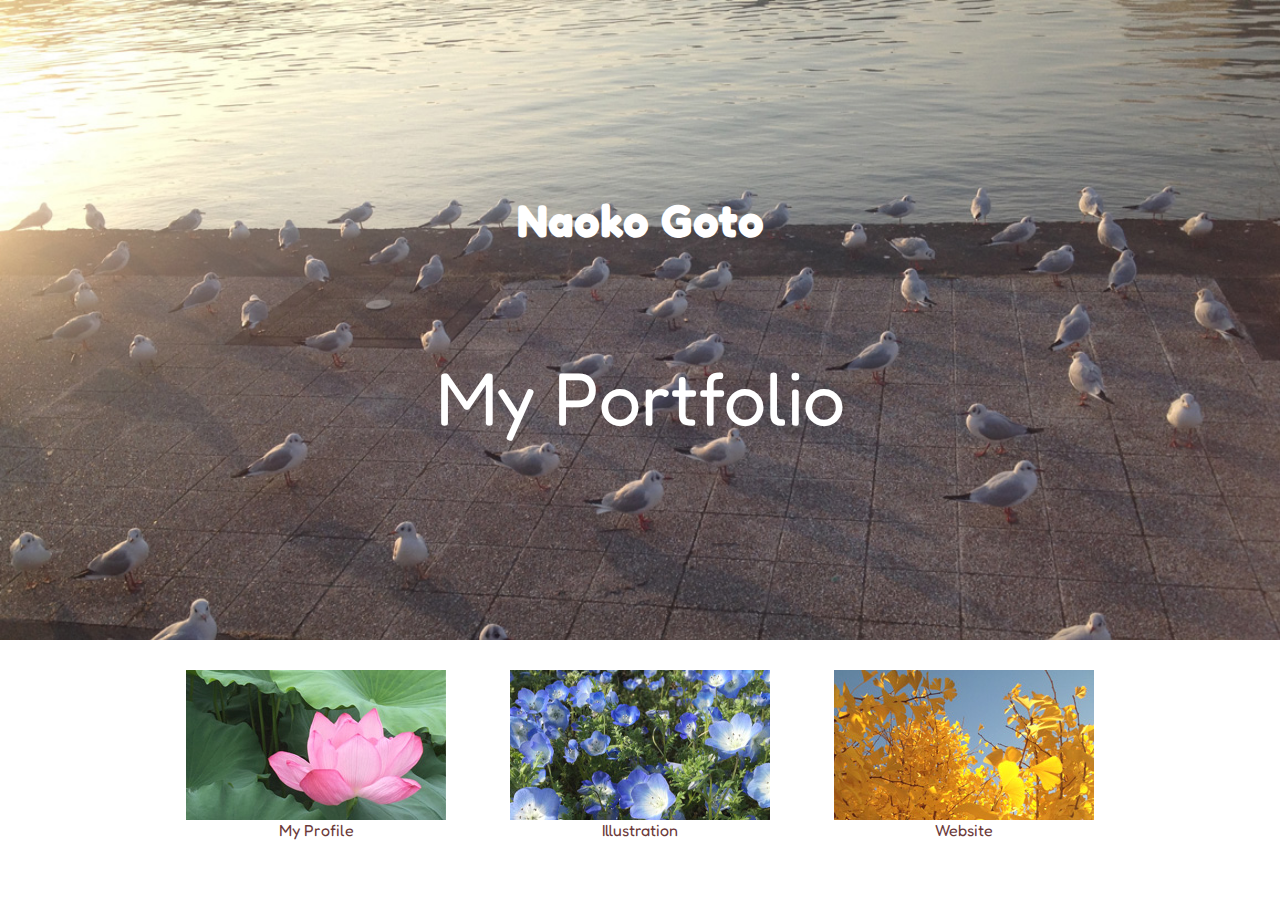
<file: index.html>
<!doctype html>
<html>
<head>
<meta charset="utf-8">
<meta name="viewport" content="width=device-width,initial-scale=1">
<link href="https://fonts.googleapis.com/css?family=Fredoka+One" rel="stylesheet">
<link href="css/portfolio.css" rel="stylesheet">
    
<title>My Portfolio</title>
 
<script src="js/jquery-3.2.1.min.js"></script>
<script src="js/jquery.fademover.js"></script>
<script>
$(function(){
	$('body').fadeMover();
});
</script>
    
    
</head>
    
<body id="top">
    
<div class="main">
    <div class="title">
    <h1>Naoko Goto</h1>
    <p>My Portfolio</p>
    </div>
</div>
    
<div class="menu">
    <div class="pro">
    <a href="pro.html">profile</a>
        <p>My Profile</p>
    </div>
    
    <div class="ill">
    <a href="ill.html">illust</a>
        <p>Illustration</p>
    </div>
    
    <div class="web">
    <a href="web.html">website</a>
        <p>Website</p>
    </div>
</div>
    
</body>
</file>
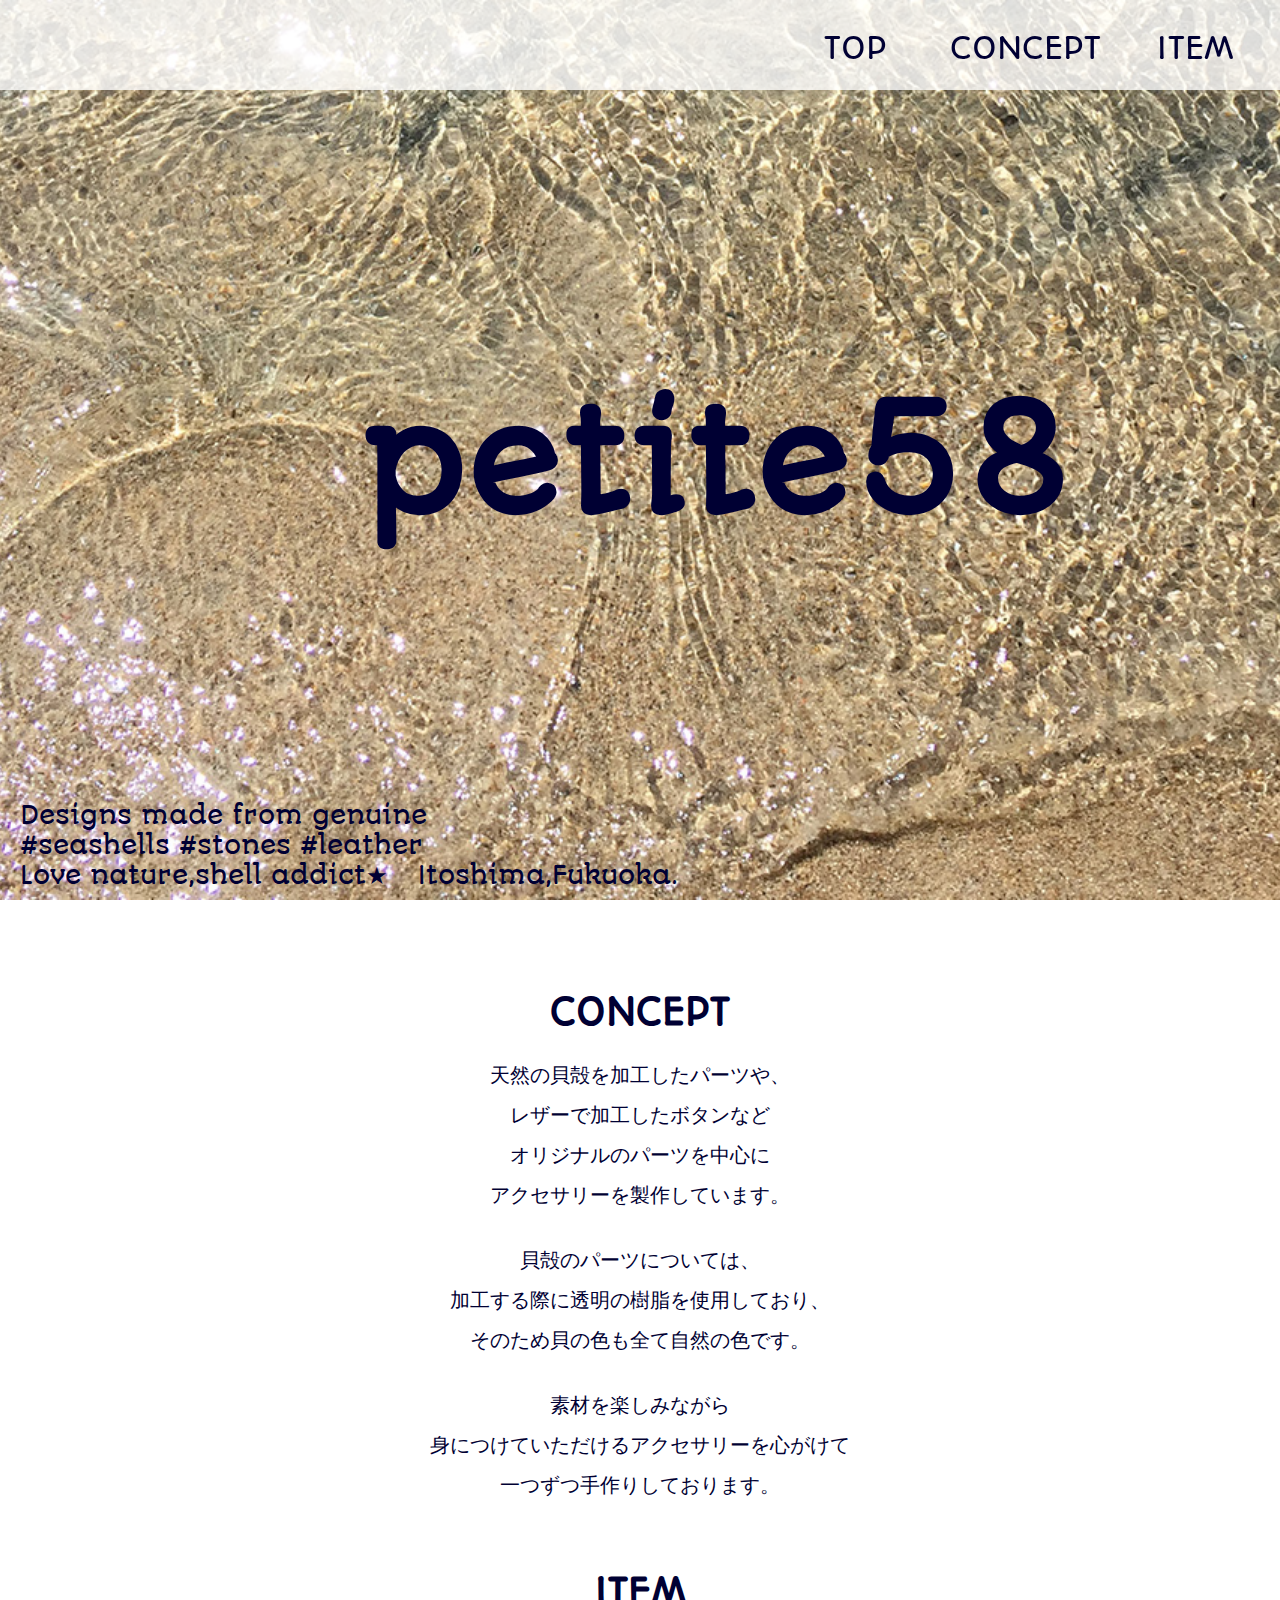
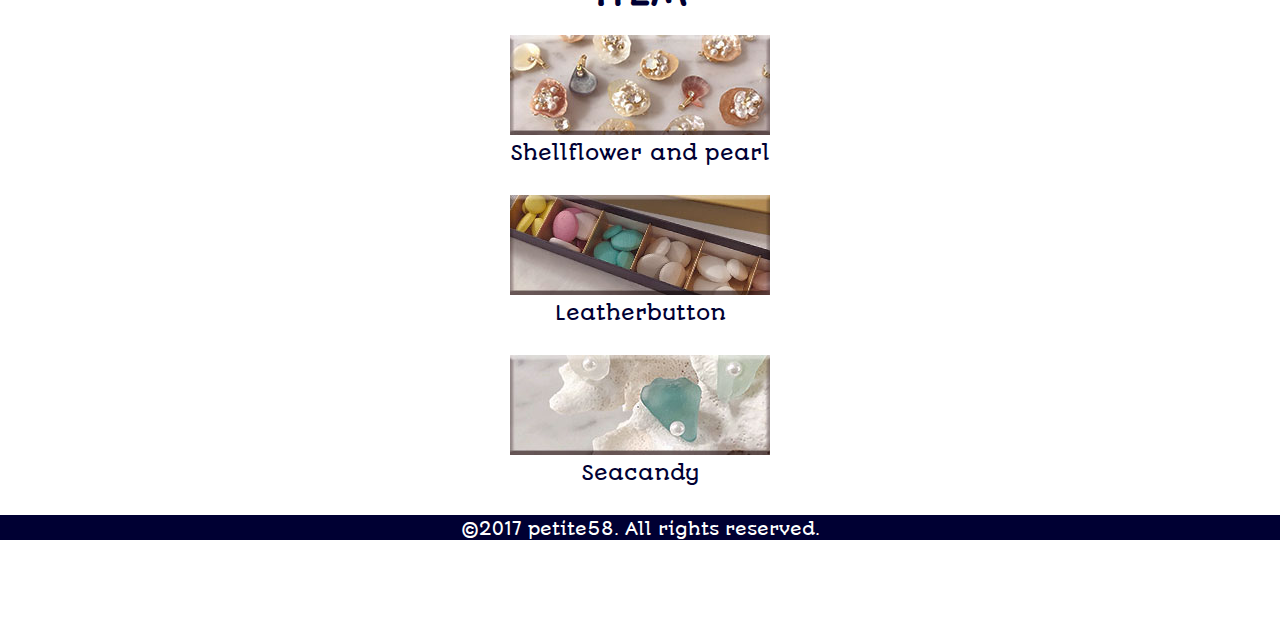
<file: petite58/index.html>
<!doctype html>
<html>
<head>
<meta charset="utf-8">

<link href="https://fonts.googleapis.com/css?family=Autour+One" rel="stylesheet">
<link href="css/style.css" rel="stylesheet">
<meta name="viewport" content="width=device-width">

<title>petite58</title>
</head>

<body>

<header id="header">
<nav>
<ul>
    <li><a href="#item">ITEM</a></li>
    <li><a href="#concept">CONCEPT</a></li>
    <li><a href="#contents">TOP</a></li>
</ul>
</nav>
</header>

<article id="contents">
    
    <div class="top">
    	<div class="logo">
    	<h1>petite58</h1>
    	</div>
    	<div class="itoshima">
        <p>Designs made from genuine</p>
    	<p>#seashells #stones #leather</p>
    	<p>Love nature,shell addict★&nbsp;&nbsp;
        Itoshima,Fukuoka.</p>
        </div>
    </div>

    <div class="concept">
	<h2><a id="concept">CONCEPT</a></h2>
    <p>天然の貝殻を加工したパーツや、<br>
    レザーで加工したボタンなど<br>
    オリジナルのパーツを中心に<br>
    アクセサリーを製作しています。</p>
    <p>貝殻のパーツについては、<br>
    加工する際に透明の樹脂を使用しており、<br>
    そのため貝の色も全て自然の色です。</p>
    <p>素材を楽しみながら<br>
    身につけていただけるアクセサリーを心がけて<br>
    一つずつ手作りしております。</p>

    <h2><a id="item">ITEM</a></h2>
    <figure><a href="shell.html"><img src="images/shellflower.jpg"></a>
    <figcaption>Shellflower and pearl</figcaption></figure>
    <figure><a href="button.html"><img src="images/leather.jpg"></a>
    <figcaption>Leatherbutton</figcaption></figure>
    <figure><a href="sea.html"><img src="images/seacandy.jpg"></a>
    <figcaption>Seacandy</figcaption></figure>
    </div>
    
</article>    

    <footer>
    <small>&copy;2017 petite58. All rights reserved.</small>
    </footer>
    
</body>

</html>
</file>
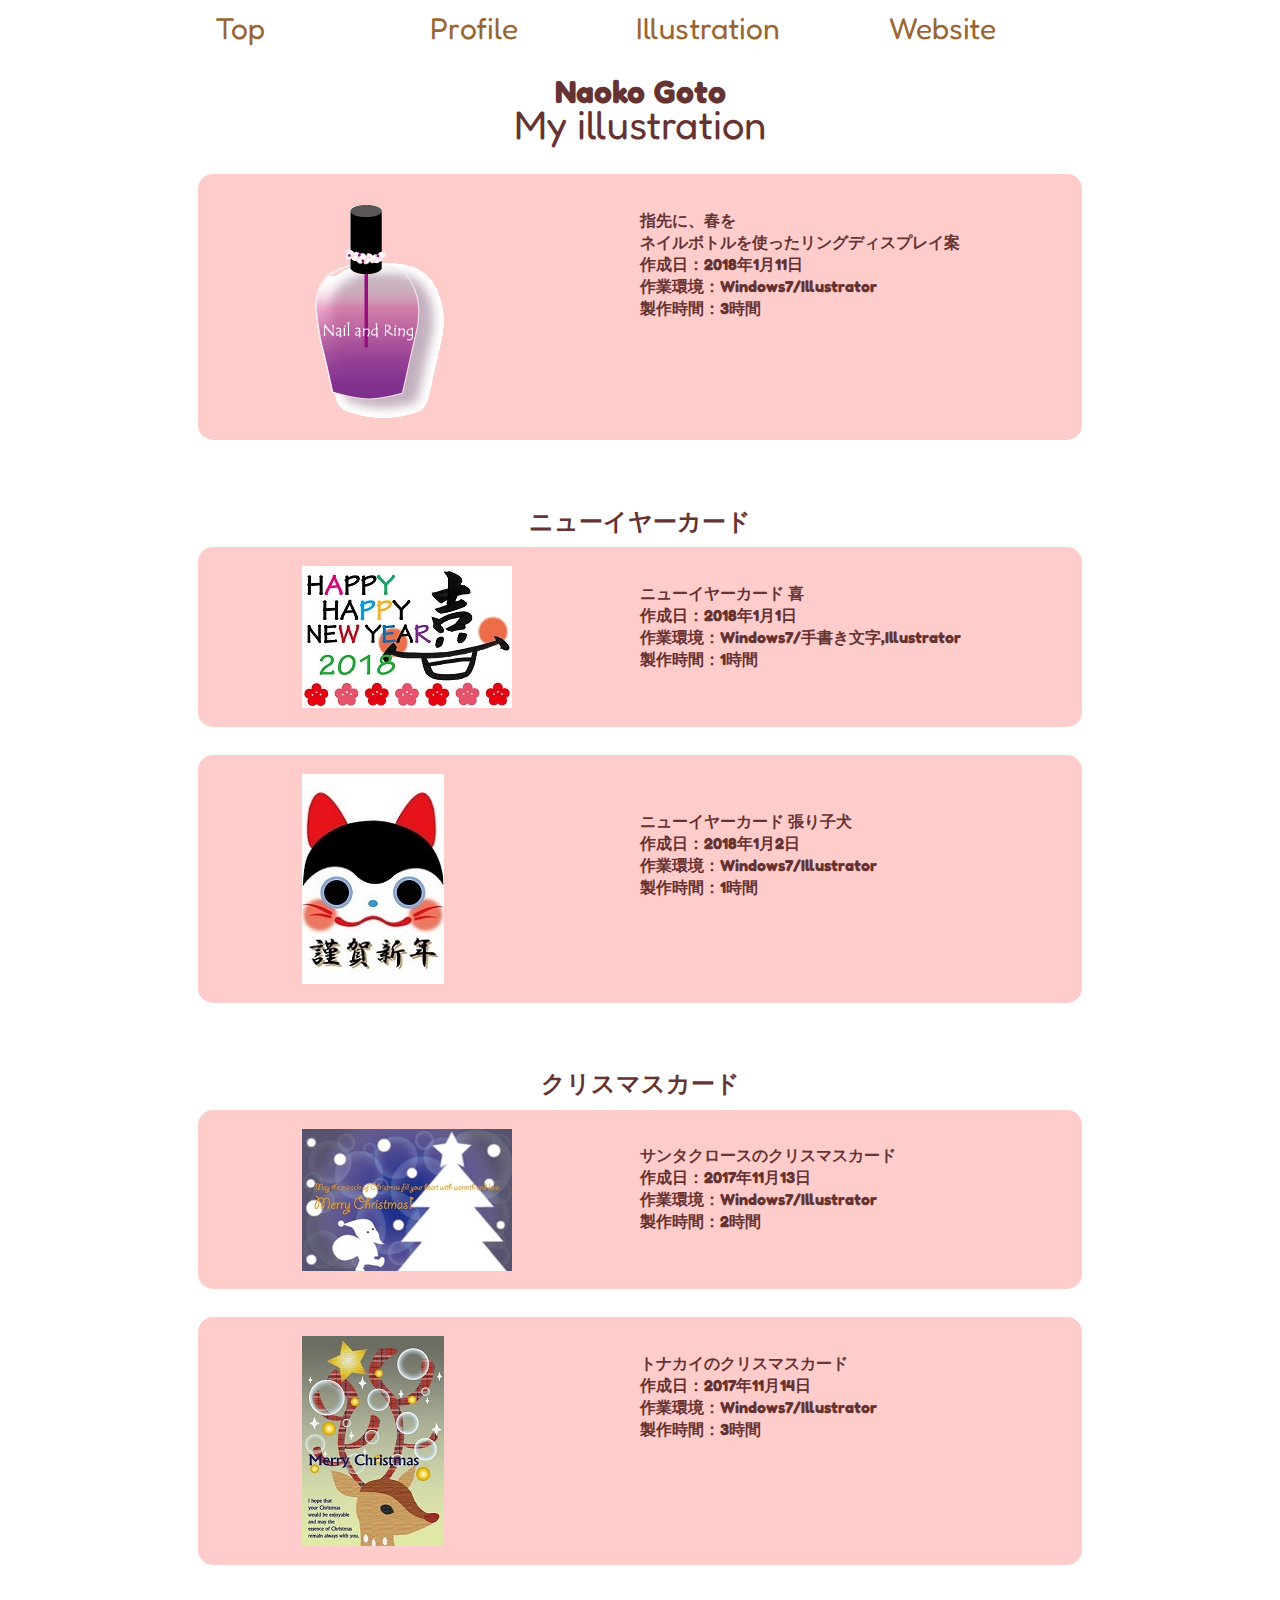
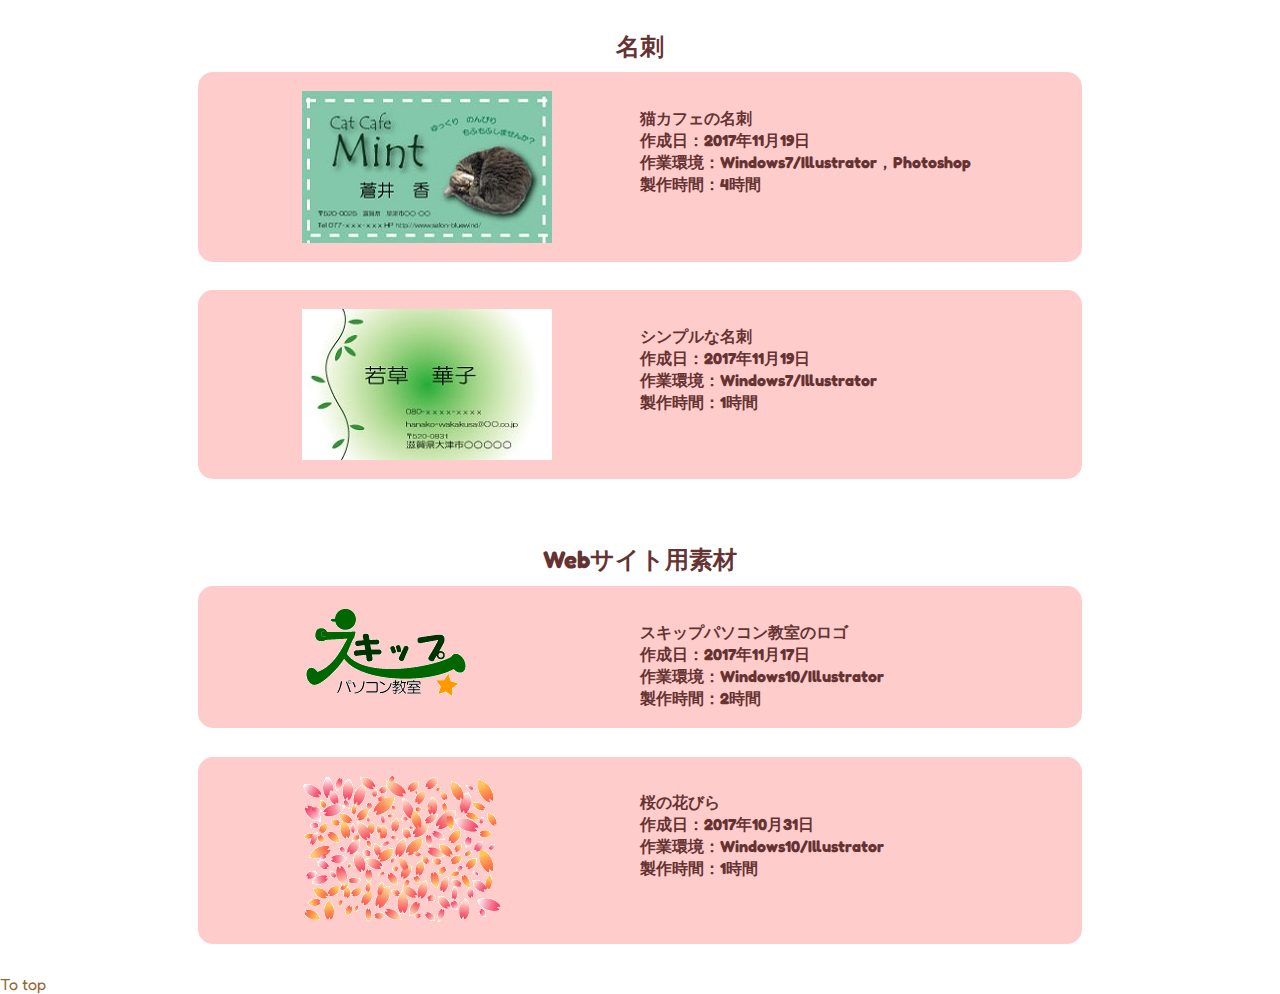
<file: ill.html>
<!doctype html>
<html>
<head>
<meta charset="utf-8">
<meta name="viewport" content="width=device-width,initial-scale=1">
<link href="https://fonts.googleapis.com/css?family=Fredoka+One" rel="stylesheet">
<link href="css/portfolio.css" rel="stylesheet">
<link rel="stylesheet" href="css/lightbox.css">
    <script src="js/jquery-3.2.1.min.js"></script>
    <script src="js/jquery.fadethis.js"></script>
<title>My Profile</title>
</head>
    
<body id="ill">

<div class="cover">
<header id=illtop>
    <nav>
        <div class="slide-bottom">
        <ul>
        <li><a href="index.html">Top</a></li>
        <li><a href="pro.html">Profile</a></li>
        <li><a href="ill.html">Illustration</a></li>
        <li><a href="web.html">Website</a></li>
        </ul>
        </div>
    </nav> 
        
</header>

<article>
<div class="title2">
    <h1>Naoko Goto</h1>
    <p>My illustration</p>
</div> 
        
    <div class="pink">
    <figure class="nail">
    <a href="images/nail1-2.png" data-lightbox="nail" data-title="Purple">
        <img src="images/nail1.png" alt="nailbottle purple"></a>
    <figcaption>
        指先に、春を<br>
        ネイルボトルを使ったリングディスプレイ案<br>
        作成日：2018年1月11日<br>
        作業環境：Windows7/Illustrator<br>
        製作時間：3時間</figcaption>
    </figure>
    </div>
    
<h2>ニューイヤーカード</h2>
    <div class="pink">
    <figure>
    <a href="images/ki_03.jpg" data-lightbox="NewyearCard" data-title="喜び">
        <img src="images/ki_02.jpg" alt="喜び"></a>
    <figcaption>
        ニューイヤーカード 喜<br>
        作成日：2018年1月1日<br>
        作業環境：Windows7/手書き文字,Illustrator<br>
        製作時間：1時間</figcaption>
    </figure>
    </div>
    
    <div class="pink">
    <figure>
        <a href="images/hariko.jpg" data-lightbox="NewyearCard" data-title="張り子犬">
        <img src="images/hariko_02.jpg" alt="張り子犬"></a>
    <figcaption>
        <br>
        ニューイヤーカード 張り子犬<br>
        作成日：2018年1月2日<br>
        作業環境：Windows7/Illustrator<br>
        製作時間：1時間</figcaption>
    </figure>
    </div>
    
<h2>クリスマスカード</h2>
    <div class="pink">
    <figure>
    <a href="images/x_1.jpg" data-lightbox="ChristmasCard" data-title="サンタのクリスマスカード">
        <img src="images/x_1_03.jpg" alt="サンタ"></a>
    <figcaption>
        サンタクロースのクリスマスカード<br>
        作成日：2017年11月13日<br>
        作業環境：Windows7/Illustrator<br>
        製作時間：2時間</figcaption>
    </figure>
    </div>
    
    <div class="pink">
    <figure>
        <a href="images/x_2.jpg" data-lightbox="ChristmasCard" data-title="トナカイのクリスマスカード">
        <img src="images/x_2_03.jpg" alt="トナカイ"></a>
    <figcaption>
        トナカイのクリスマスカード<br>
        作成日：2017年11月14日<br>
        作業環境：Windows7/Illustrator<br>
        製作時間：3時間</figcaption>
    </figure>
    </div>
    
<h2>名刺</h2>
    <div class="pink">
    <figure>
    <a href="images/neko_01.jpg" data-lightbox="BusinessCard" data-title="猫カフェの名刺">
        <img src="images/neko_03.jpg" alt="ねこ名刺"></a>
    <figcaption>
        猫カフェの名刺<br>
        作成日：2017年11月19日<br>
        作業環境：Windows7/Illustrator，Photoshop<br>
        製作時間：4時間</figcaption>
    </figure>
    </div>
    
    <div class="pink">
    <figure>
    <a href="images/simple_01.jpg" data-lightbox="BusinessCard" data-title="シンプルな名刺">
        <img src="images/simple_03.jpg" alt="シンプル名刺"></a>
    <figcaption>
        シンプルな名刺<br>
        作成日：2017年11月19日<br>
        作業環境：Windows7/Illustrator<br>
        製作時間：1時間</figcaption>
    </figure>
    </div>

<h2>Webサイト用素材</h2>
    <div class="pink">
    <figure>
        <a href="images/logo_02.gif" data-lightbox="Materials" data-title="スキップパソコン教室のロゴ">
            <img src="images/logo_01.gif" alt="スキップパソコン教室ロゴ"></a>
    <figcaption>
        スキップパソコン教室のロゴ<br>
        作成日：2017年11月17日<br>
        作業環境：Windows10/Illustrator<br>
        製作時間：2時間
    </figcaption>
    </figure>
    </div>
    
    <div class="pink">
    <figure>
        <a href="images/sakura.png" data-lightbox="Materials" data-title="桜の花びら">
            <img src="images/sakura2.png" alt="桜の花びら"></a>
    <figcaption>
        桜の花びら<br>
        作成日：2017年10月31日<br>
        作業環境：Windows10/Illustrator<br>
        製作時間：1時間
    </figcaption>
    </figure>
    </div>
    
</div>
    <a href="#illtop">To top</a>

</article>
</div>
    
<script src="js/lightbox.min.js"></script>
<script>$(window).fadeThis();</script>
</body>
</file>
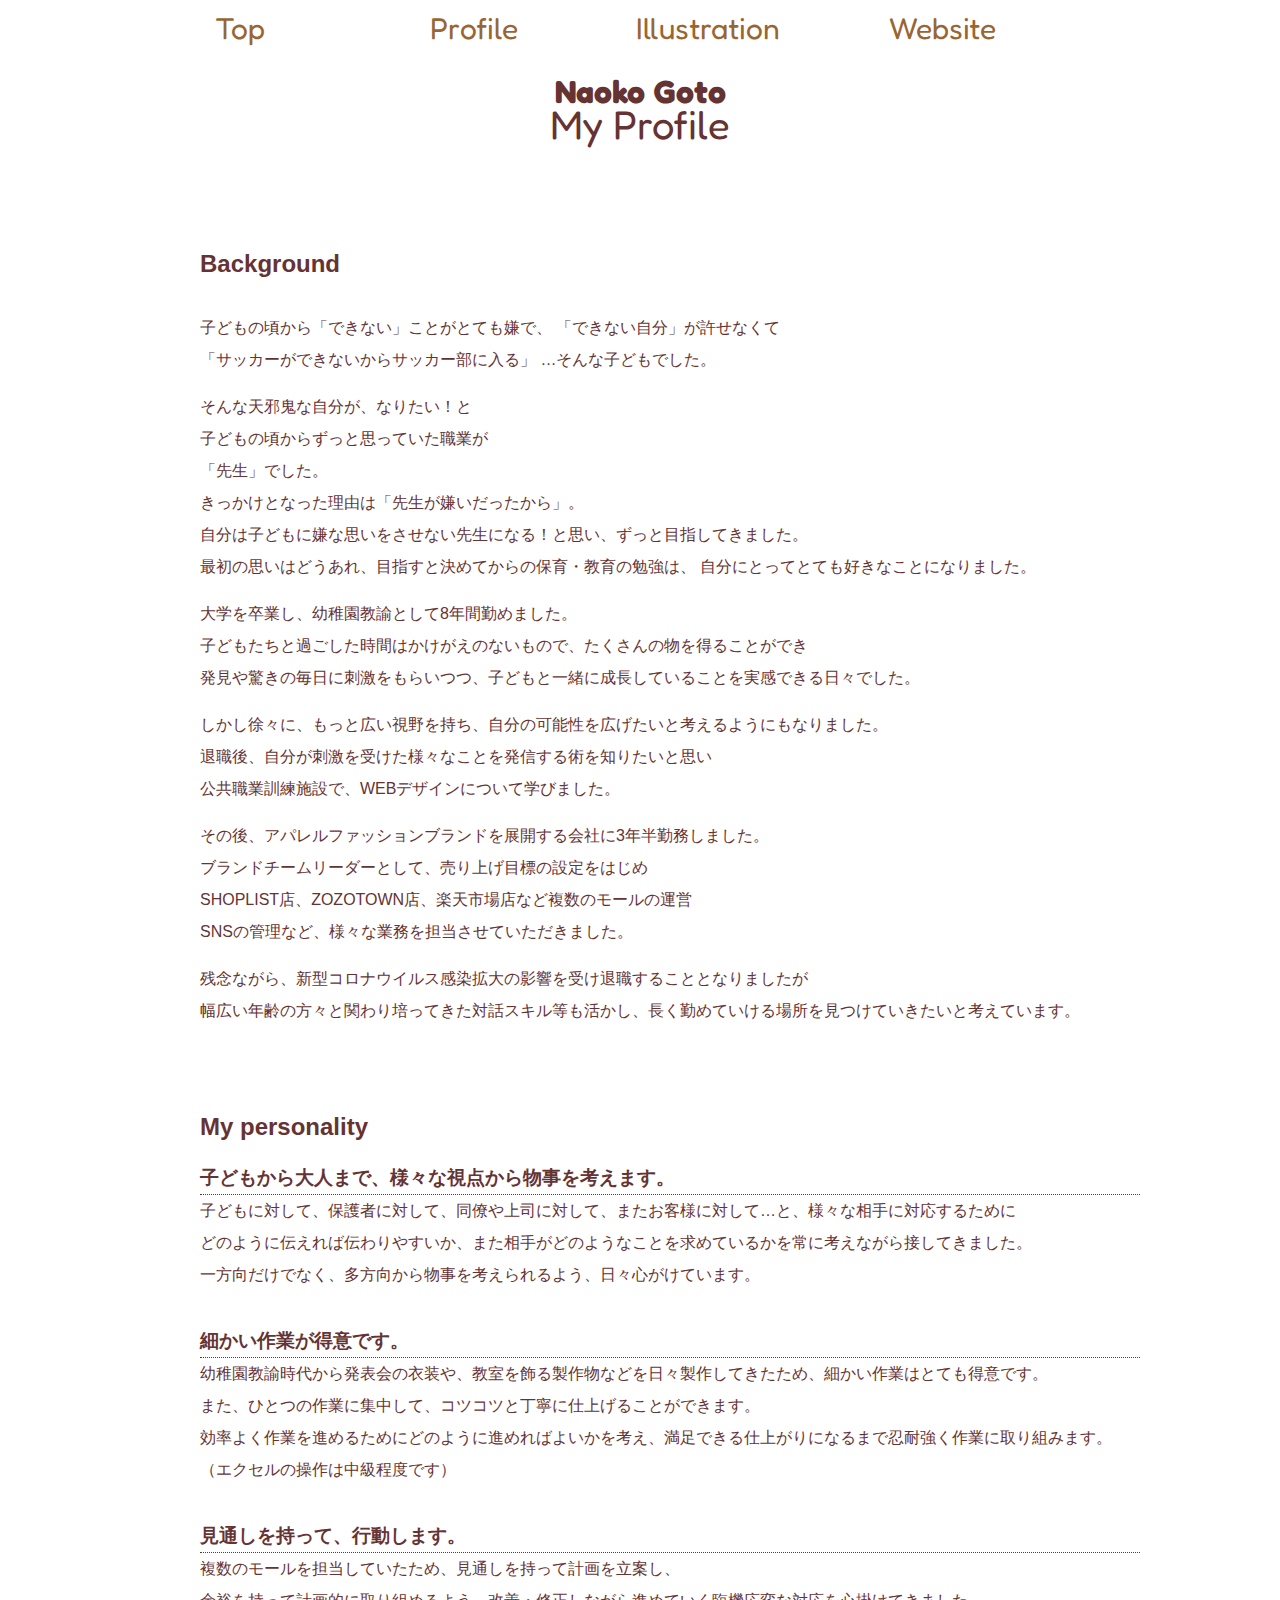
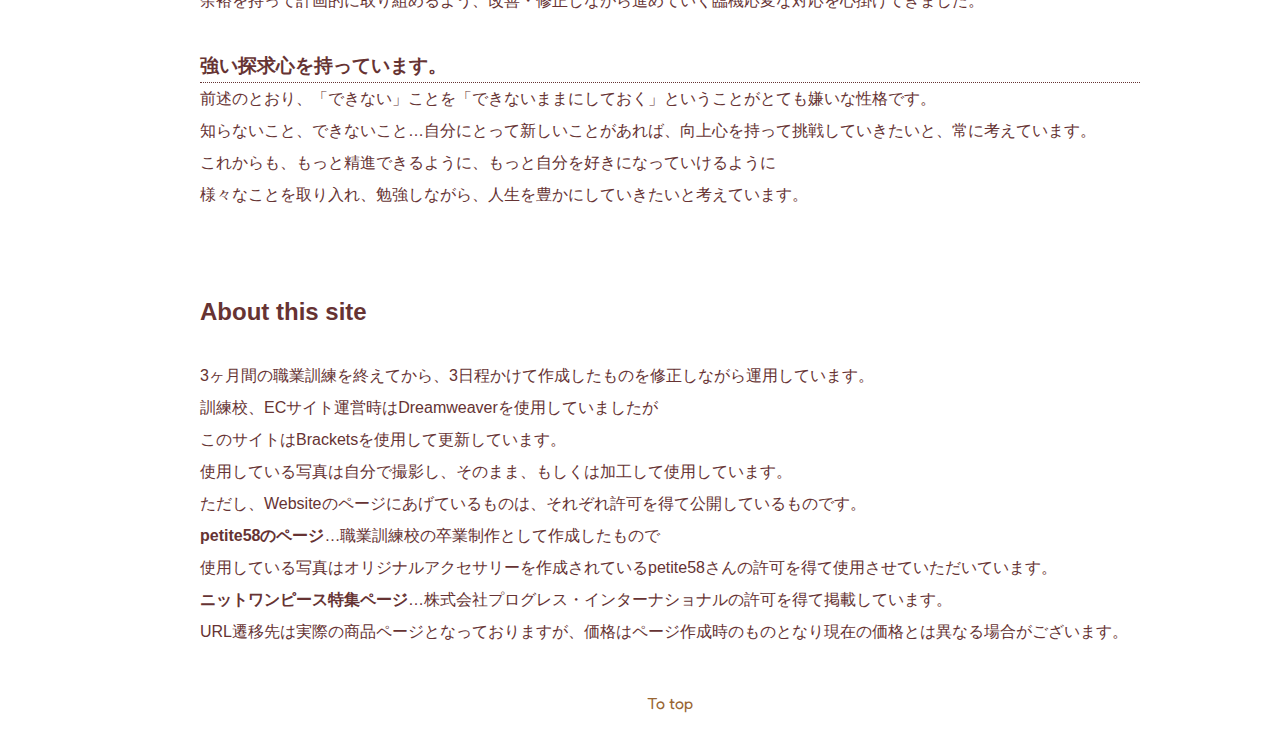
<file: pro.html>
<!doctype html>
<html>
<head>
<meta charset="utf-8">
<meta name="viewport" content="width=device-width,initial-scale=1">
<link href="https://fonts.googleapis.com/css?family=Fredoka+One" rel="stylesheet">
<link href="css/portfolio.css" rel="stylesheet">
    <script src="js/jquery-3.2.1.min.js"></script>
    <script src="js/jquery.fadethis.js"></script>
<title>My Profile</title>
</head>
    
<body id="pro">

<div class="cover">
<header id=pagetop>
    <nav>
        <div class="slide-bottom">
        <ul>
        <li><a href="index.html">Top</a></li>
        <li><a href="pro.html">Profile</a></li>
        <li><a href="ill.html">Illustration</a></li>
        <li><a href="web.html">Website</a></li>
        </ul>
        </div>
    </nav> 
        
</header>

<article>
<div class="title2">
    <h1>Naoko Goto</h1>
    <p>My Profile</p>
</div>

<div class="cover">
    
    <div class="pro">
    
    <h2>Background</h2><br>
    <p>子どもの頃から「できない」ことがとても嫌で、
    「できない自分」が許せなくて<br>
    「サッカーができないからサッカー部に入る」
    …そんな子どもでした。</p>
    <p>そんな天邪鬼な自分が、なりたい！と<br>子どもの頃からずっと思っていた職業が<br>
    「先生」でした。<br>
    きっかけとなった理由は「先生が嫌いだったから」。<br>
    自分は子どもに嫌な思いをさせない先生になる！と思い、ずっと目指してきました。<br>
    最初の思いはどうあれ、目指すと決めてからの保育・教育の勉強は、
    自分にとってとても好きなことになりました。<br>
    <p>大学を卒業し、幼稚園教諭として8年間勤めました。<br>
    子どもたちと過ごした時間はかけがえのないもので、たくさんの物を得ることができ<br>
    発見や驚きの毎日に刺激をもらいつつ、子どもと一緒に成長していることを実感できる日々でした。</p>
    <p>しかし徐々に、もっと広い視野を持ち、自分の可能性を広げたいと考えるようにもなりました。<br>
    退職後、自分が刺激を受けた様々なことを発信する術を知りたいと思い<br>
    公共職業訓練施設で、WEBデザインについて学びました。</p>
    <p>その後、アパレルファッションブランドを展開する会社に3年半勤務しました。<br>
    ブランドチームリーダーとして、売り上げ目標の設定をはじめ<br>
    SHOPLIST店、ZOZOTOWN店、楽天市場店など複数のモールの運営<br>
    SNSの管理など、様々な業務を担当させていただきました。</p>
    <p>残念ながら、新型コロナウイルス感染拡大の影響を受け退職することとなりましたが<br>
    幅広い年齢の方々と関わり培ってきた対話スキル等も活かし、長く勤めていける場所を見つけていきたいと考えています。</p>
<br>
    <h2>My personality</h2>
    <h3>子どもから大人まで、様々な視点から物事を考えます。</h3>
    <p>子どもに対して、保護者に対して、同僚や上司に対して、またお客様に対して…と、様々な相手に対応するために<br>
    どのように伝えれば伝わりやすいか、また相手がどのようなことを求めているかを常に考えながら接してきました。<br>
    一方向だけでなく、多方向から物事を考えられるよう、日々心がけています。</p>

    <h3>細かい作業が得意です。</h3>
    <p>幼稚園教諭時代から発表会の衣装や、教室を飾る製作物などを日々製作してきたため、細かい作業はとても得意です。<br>
    また、ひとつの作業に集中して、コツコツと丁寧に仕上げることができます。<br>
    効率よく作業を進めるためにどのように進めればよいかを考え、満足できる仕上がりになるまで忍耐強く作業に取り組みます。<br>
    （エクセルの操作は中級程度です）</p>

    <h3>見通しを持って、行動します。</h3>
    <p>複数のモールを担当していたため、見通しを持って計画を立案し、<br>
    余裕を持って計画的に取り組めるよう、改善・修正しながら進めていく臨機応変な対応を心掛けてきました。</p>

    <h3>強い探求心を持っています。</h3>
    <p>前述のとおり、「できない」ことを「できないままにしておく」ということがとても嫌いな性格です。<br>
    知らないこと、できないこと…自分にとって新しいことがあれば、向上心を持って挑戦していきたいと、常に考えています。<br>
    これからも、もっと精進できるように、もっと自分を好きになっていけるように<br>
    様々なことを取り入れ、勉強しながら、人生を豊かにしていきたいと考えています。</p>
    
<br>
    <h2>About this site</h2><br>
    <p>3ヶ月間の職業訓練を終えてから、3日程かけて作成したものを修正しながら運用しています。<br>
    訓練校、ECサイト運営時はDreamweaverを使用していましたが<br>このサイトはBracketsを使用して更新しています。<br>
    使用している写真は自分で撮影し、そのまま、もしくは加工して使用しています。<br>
    ただし、Websiteのページにあげているものは、それぞれ許可を得て公開しているものです。<br>
    <b>petite58のページ</b>…職業訓練校の卒業制作として作成したもので<br>
    使用している写真はオリジナルアクセサリーを作成されているpetite58さんの許可を得て使用させていただいています。<br>
    <b>ニットワンピース特集ページ</b>…株式会社プログレス・インターナショナルの許可を得て掲載しています。<br>
    URL遷移先は実際の商品ページとなっておりますが、価格はページ作成時のものとなり現在の価格とは異なる場合がございます。
    </p>
        
    </div>
    
    <a href="#pagetop">To top</a>
</div>
    
    
</article>
</div>   
<script>$(window).fadeThis();</script>
</body>
</file>
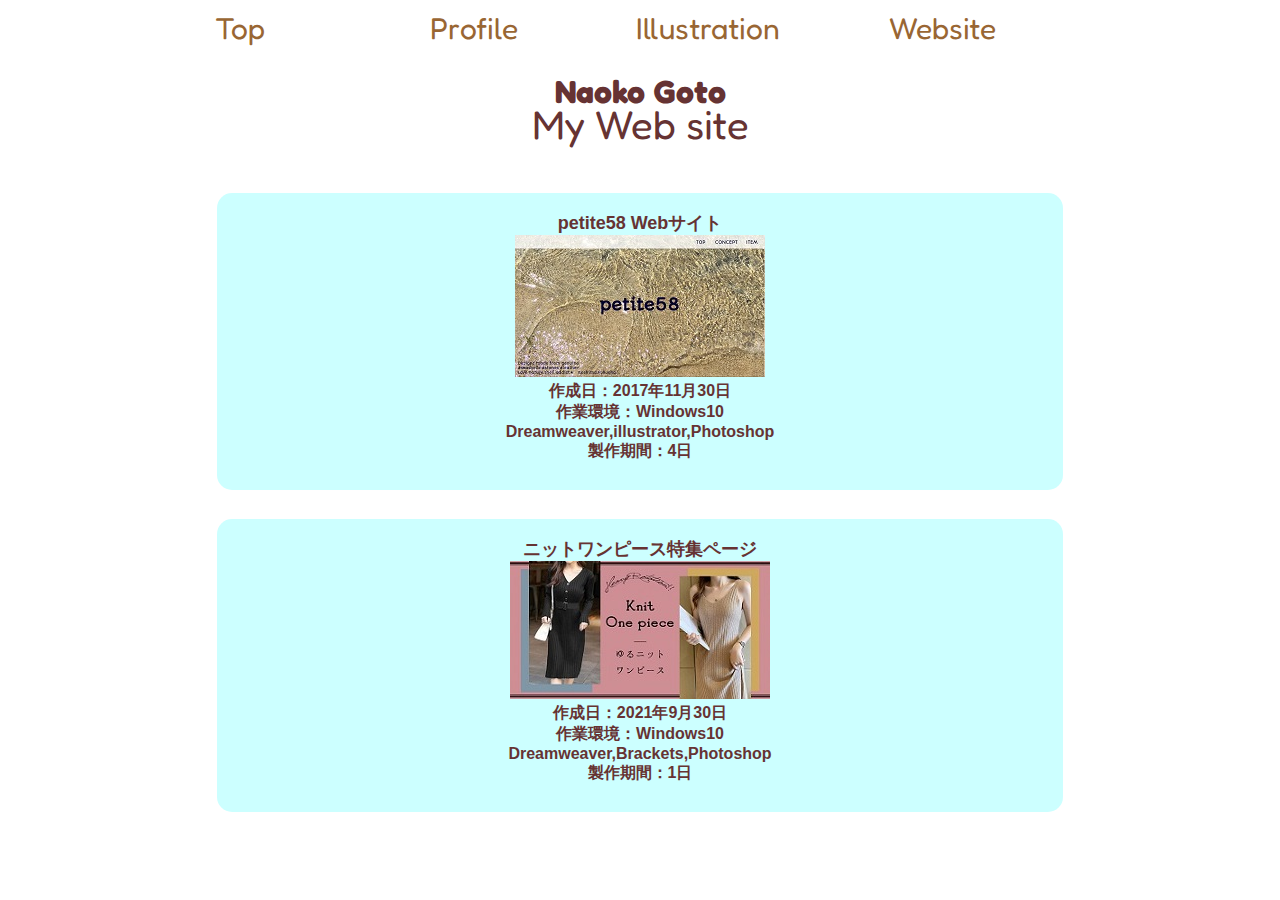
<file: web.html>
<!doctype html>
<html>
<head>
<meta charset="utf-8">
<meta name="viewport" content="width=device-width,initial-scale=1">
<link href="https://fonts.googleapis.com/css?family=Fredoka+One" rel="stylesheet">
<link href="css/portfolio.css" rel="stylesheet">
    <script src="js/jquery-3.2.1.min.js"></script>
    <script src="js/jquery.fadethis.js"></script>
<title>My Profile</title>
</head>
    
<body id="web">

<div class="cover">
<header>
    <nav>
        <div class="slide-bottom">
        <ul>
        <li><a href="index.html">Top</a></li>
        <li><a href="pro.html">Profile</a></li>
        <li><a href="ill.html">Illustration</a></li>
        <li><a href="web.html">Website</a></li>
        </ul>
        </div>
    </nav> 
        
</header>

<article>
<div class="title2">
    <h1>Naoko Goto</h1>
    <p>My Web site</p>
</div>

    <div class="g">
    
    <div class="mint">
    <br>
    <p><font size="+1">petite58 Webサイト</font></p>
    <a href="petite58/index.html" target="_blank"><img src="images/petite58.jpg"></a>
    <p> 作成日：2017年11月30日<br>
        作業環境：Windows10<br>
        Dreamweaver,illustrator,Photoshop<br>
        製作期間：4日</p>
    </div> 
    
    <div class="mint">
    <br>
    <p><font size="+1">ニットワンピース特集ページ</font></p>
    <a href="knit/knitop.html" target="_blank"><img src="images/knitonepiece-960x510.jpg"></a>
    <p> 作成日：2021年9月30日<br>
        作業環境：Windows10<br>
        Dreamweaver,Brackets,Photoshop<br>
        製作期間：1日</p>
    </div>     
        
    </div>
</article>
</div>
<script>$(window).fadeThis();</script>
</body>
</file>
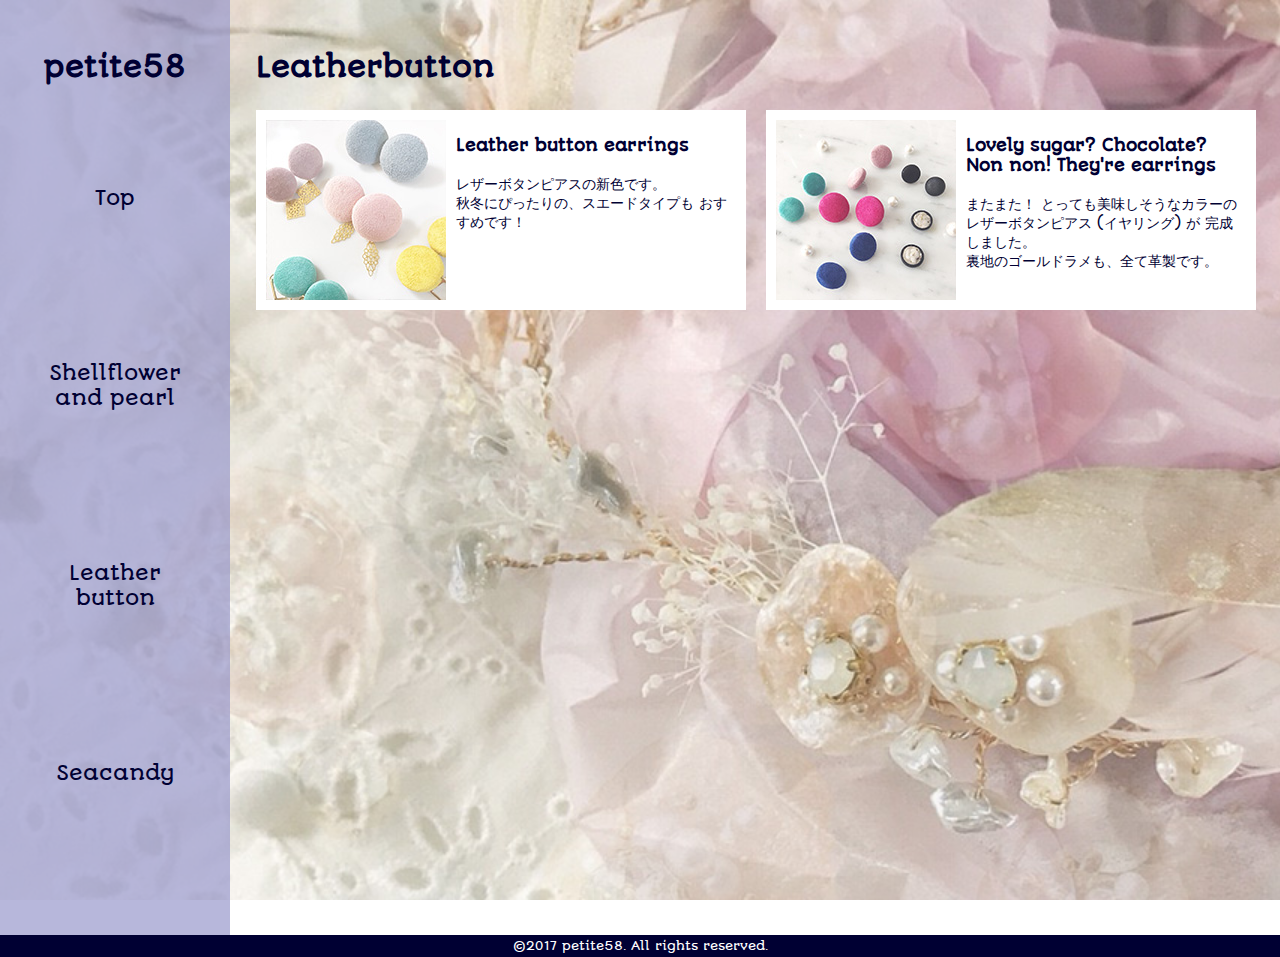
<file: petite58/button.html>
<!doctype html>
<html>
<head>
<meta charset="utf-8">
<title>petite58_Leatherbutton</title>
<link href="https://fonts.googleapis.com/css?family=Autour+One" rel="stylesheet">
<link href="css/ITEM.css" rel="stylesheet" type="text/css">
<link href="css/lightbox.css" rel="stylesheet" type="text/css">
<script src="js/jquery-3.2.1.min.js"></script>
<meta name="viewport" content="width=device-width">
</head>

<body id="button">

<nav class="clearfix">
<h1>petite58</h1>
<ul>
	<li><a href="index.html">Top</a></li>
    <li><a href="shell.html">Shellflower<br>
    	and pearl</a></li>
    <li><a href="button.html">Leather<br>button</a></li>
    <li><a href="sea.html">Seacandy</a></li>
</ul>
</nav>

<article class="clearfix">
<h2>Leatherbutton</h2>

<section class="sec1">
	<a href="images/Petite58_button1.jpg" data-lightbox="Leatherbutton" data-title="Leather button earrings"><img src="images/ITEM-button_03.jpg" alt="Leather button earrings"/></a>
    <div>
	<h3>Leather button earrings</h3>
	<p>レザーボタンピアスの新色です。<br>
	秋冬にぴったりの、スエードタイプも おすすめです！</p>
    </div>
</section>

<section class="sec2">
	<a href="images/Petite58_button2.jpg" data-lightbox="Leatherbutton" data-title="Lovely earrings"><img src="images/ITEM-button1_05.jpg" alt="Leather button earrings2"/></a>
	<div>
    <h3>Lovely sugar? Chocolate?<br>
    Non non! They're earrings</h3>
	<p>またまた！ とっても美味しそうなカラーの レザーボタンピアス (イヤリング) が 完成しました。<br>
	裏地のゴールドラメも、全て革製です。</p>
    </div>
</section>

</article>

    <footer>
    <small>&copy;2017 petite58. All rights reserved.</small>
    </footer>

<script src="js/lightbox.min.js"></script>
</body>
</html>
</file>
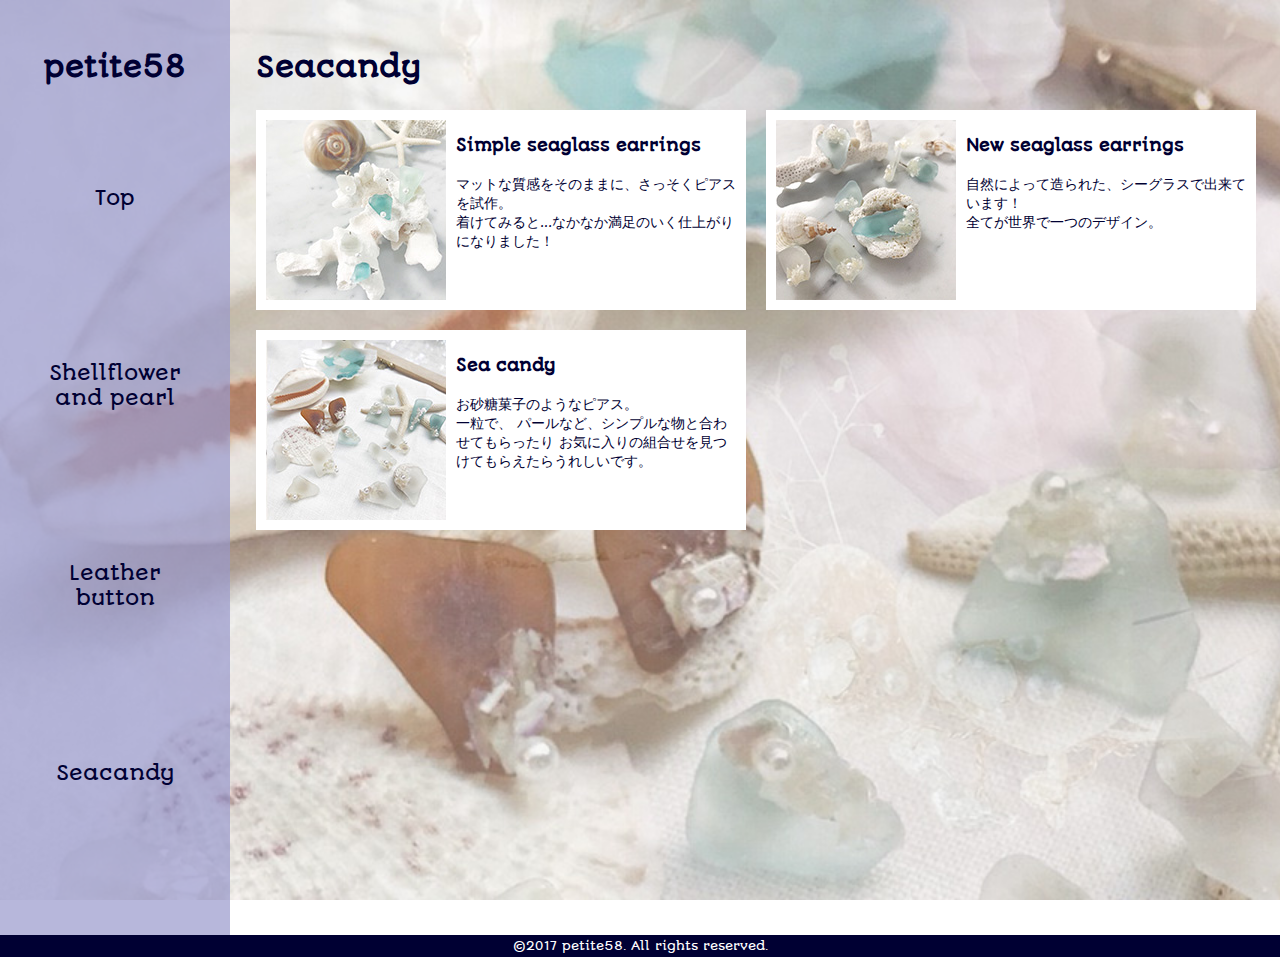
<file: petite58/sea.html>
<!doctype html>
<html>
<head>
<meta charset="utf-8">
<title>petite58_Seacandy</title>
<link href="https://fonts.googleapis.com/css?family=Autour+One" rel="stylesheet">
<link href="css/ITEM.css" rel="stylesheet" type="text/css">
<link href="css/lightbox.css" rel="stylesheet" type="text/css">
<script src="js/jquery-3.2.1.min.js"></script>
<meta name="viewport" content="width=device-width">
</head>

<body id="sea">

<nav class="clearfix">
<h1>petite58</h1>
<ul>
	<li><a href="index.html">Top</a></li>
    <li><a href="shell.html">Shellflower<br>
    	and pearl</a></li>
    <li><a href="button.html">Leather<br>button</a></li>
    <li><a href="sea.html">Seacandy</a></li>
</ul>
</nav>

<article class="clearfix">
<h2>Seacandy</h2>

<section class="sec1">
	<a href="images/Petite58_sea1.jpg" data-lightbox="Seacandy" data-title="Simple seaglass earrings"><img src="images/ITEM-Sea1_03.jpg" alt="seaglass earrings1"/></a>
    <div>
	<h3>Simple seaglass earrings</h3>
 	<p>マットな質感をそのままに、さっそくピアスを試作。<br>
 	着けてみると…なかなか満足のいく仕上がりになりました！</p>
    </div>
</section>

<section class="sec2">
 	<a href="images/Petite58_sea2.jpg" data-lightbox="Seacandy" data-title="New seaglass earrings"><img src="images/ITEM-Sea2_09.jpg" alt="seaglass earrings2"/></a>
    <div>
	<h3>New seaglass earrings</h3>
    <p>自然によって造られた、シーグラスで出来ています！<br>
	全てが世界で一つのデザイン。</p>
    </div>
</section>


<section class="sec3">
 	<a href="images/Petite58_sea3.jpg" data-lightbox="Seacandy" data-title="Sea candy"><img src="images/ITEM-Sea3_05.jpg" alt="seaglass earrings3"/></a>
    <div>
    <h3>Sea candy</h3>
	<p>お砂糖菓子のようなピアス。<br>
	一粒で、 パールなど、シンプルな物と合わせてもらったり お気に入りの組合せを見つけてもらえたらうれしいです。</p>
    </div>
</section>

</article>

    <footer>
    <small>&copy;2017 petite58. All rights reserved.</small>
    </footer>

<script src="js/lightbox.min.js"></script>
</body>
</html>
</file>
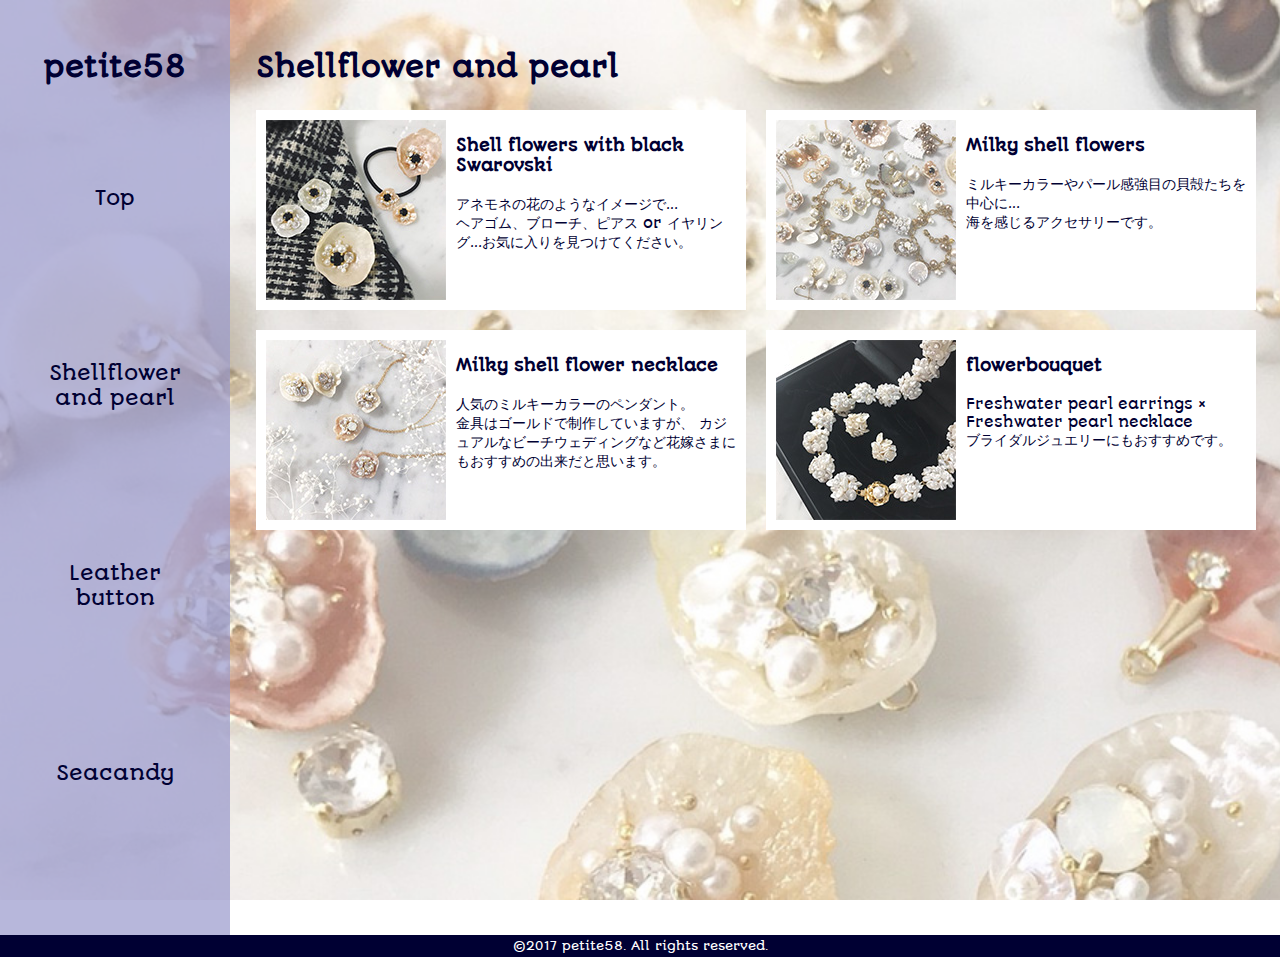
<file: petite58/shell.html>
<!doctype html>
<html>
<head>
<meta charset="utf-8">
<title>petite58_Shellflower and pearl</title>
<link href="https://fonts.googleapis.com/css?family=Autour+One" rel="stylesheet">
<link href="css/ITEM.css" rel="stylesheet" type="text/css">
<link href="css/lightbox.css" rel="stylesheet" type="text/css">
<script src="js/jquery-3.2.1.min.js"></script>
<meta name="viewport" content="width=device-width">
</head>

<body id="shell">

<nav class="clearfix">
<h1>petite58</h1>
<ul>
	<li><a href="index.html">Top</a></li>
    <li><a href="shell.html">Shellflower<br>
    	and pearl</a></li>
    <li><a href="button.html">Leather<br>button</a></li>
    <li><a href="sea.html">Seacandy</a></li>
</ul>
</nav>

<article class="clearfix">
<h2>Shellflower and pearl</h2>

<section class="sec1">
  <a href="images/Petite58_1.jpg" data-lightbox="Shellflower" data-title="Shell flowers with black Swarovski"><img src="images/ITEM_03.jpg" alt="anemone"/></a>
  <div>
  <h3>Shell flowers with black Swarovski</h3>
  <p>アネモネの花のようなイメージで…<br>
  ヘアゴム、ブローチ、ピアス or イヤリング…お気に入りを見つけてください。</p>
  </div>
</section>

<section class="sec2">
  <a href="images/Petite58_2.jpg" data-lightbox="Shellflower" data-title="Milky shell flowers"><img src="images/ITEM_05.jpg" alt="Milky shell flowers"/></a>
  <div>
  <h3>Milky shell flowers</h3>
  <p>ミルキーカラーやパール感強目の貝殻たちを中心に…<br>
  海を感じるアクセサリーです。</p>
  </div>
</section>


<section class="sec3">
  <a href="images/Petite58_3.jpg" data-lightbox="Shellflower" data-title="Milky shell flower necklace"><img src="images/ITEM_09.jpg" alt="Milky shell flower necklace"/></a>
  <div>
  <h3>Milky shell flower necklace</h3>
  <p>人気のミルキーカラーのペンダント。<br>
  金具はゴールドで制作していますが、 カジュアルなビーチウェディングなど花嫁さまにもおすすめの出来だと思います。</p>
  </div>
</section>

<section class="sec4">
  <a href="images/Petite58_4.jpg" data-lightbox="Shellflower" data-title="flowerbouquet"><img src="images/ITEM_11.jpg" alt="flowerbouquet"/></a>
  <div>
  <h3>flowerbouquet</h3>
  <p>Freshwater pearl earrings × Freshwater pearl necklace<br>
   ブライダルジュエリーにもおすすめです。</p>
   </div>
</section>

</article>

    <footer>
    <small>&copy;2017 petite58. All rights reserved.</small>
    </footer>

<script src="js/lightbox.min.js"></script>
</body>
</html>
</file>
<file: css/portfolio.css>
@charset "utf-8";

@import url(tab.css) screen and (max-width: 799px);

@import url(pc.css) screen and (min-width:800px);

*{
	margin:0;
	padding:0;
}

body{ 
	font-family:'Fredoka One', cursive;
    color:#633;
}

.main{
    background-image:url(../images/top.jpg);
    background-repeat:no-repeat;
    background-size:cover;
    width:100%;
    padding-top:50%;
    position:relative;
    left:0;
    top:0;
}

.main .title{
    color:#fff;
    position:absolute;
    top:30%;
    width:100%;
    text-align:center;
}

nav{
    list-style-type:none;
    padding-top:10px;
}

nav ul li{
    width:20%;
    margin-right:3%;
    display:inline-block;
    text-align:center;
}

.title2{
    padding-bottom:25px;
}

a{
    text-decoration:none;
    color:#963;
}

article{
    text-align:center;
    margin:3%;
}

.g{
   font-family:"ヒラギノ角ゴ Pro W3", "Hiragino Kaku Gothic Pro", "メイリオ", Meiryo, Osaka, "ＭＳ Ｐゴシック", "MS PGothic", sans-serif; 
}

h2{
    padding-top:3%;
    font-weight:bold;
}

.pink{
    background-color:#fcc;
    border-radius:15px;
    width:90%;
    padding:2%;
    font-weight:bold;
}

.mint{
    background-color:#cff;
    border-radius:15px;
    width:90%;
    font-weight:bold;
}

#pro .pro{
    font-family:"ヒラギノ角ゴ Pro W3", "Hiragino Kaku Gothic Pro", "メイリオ", Meiryo, Osaka, "ＭＳ Ｐゴシック", "MS PGothic", sans-serif; 
    text-align:left;
    line-height: 2em;
}

h2{
    padding-top:4%;
}

h3{
    border-bottom:1px #633 dotted;
    padding-top:2%;
}

.name{
    font-weight:bold;
    font-size:30px;
}

#pro p{
    padding-bottom:15px;
}
</file>
<file: petite58/css/style.css>
@charset "utf-8";

@import url(index_mob.css) screen and (max-width:480px);

@import url(index_tab.css) screen and (min-width:481px) and (max-width:799px);

@import url(index_pc.css) screen and (min-width:800px);

*{
	margin:0;
	padding:0;
}

#header{
    background-color:rgba(255,255,255,0.8);
    overflow: hidden;
	position:fixed;
	top:0;
	left:0;
	width:100%;
	z-index:1;
}

#contents{
	position:relative;
	z-index:0;
}

body{
    color:#000033;   
	text-align:center;
	font-family: 'Autour One', cursive;
}

nav ul li{
    list-style-type: none;
    float: right;
}

nav ul li a{
    text-decoration: none;
	color:#000033;
	display:block;
}

nav ul li a:hover{
	color:#ff0066;
}

footer{
	color:#FFFFFF;
	background-color:#000033;
}
</file>
<file: petite58/css/ITEM.css>
@charset "utf-8";

@import url(item_mob.css) screen and (max-width:480px);

@import url(item_tab.css) screen and (min-width:481px) and (max-width:799px);

@import url(item_pc.css) screen and (min-width:800px);

*{
	margin:0;
	padding:0;
}

.clearfix:after{
	content:".";
	display:block;
	height:0;
	visibility:hidden;
}

body{
    color:#000033;   
	font-family: 'Autour One', cursive;
}

footer{
	color:#FFFFFF;
	background-color:#000033;
	text-align:center;
}

nav ul li{
    list-style-type: none;
}

nav ul li a{
    text-decoration: none;
	color:#000033;
	display:block;
}

nav ul li a:hover{
	color:#ff0066;
}
</file>
